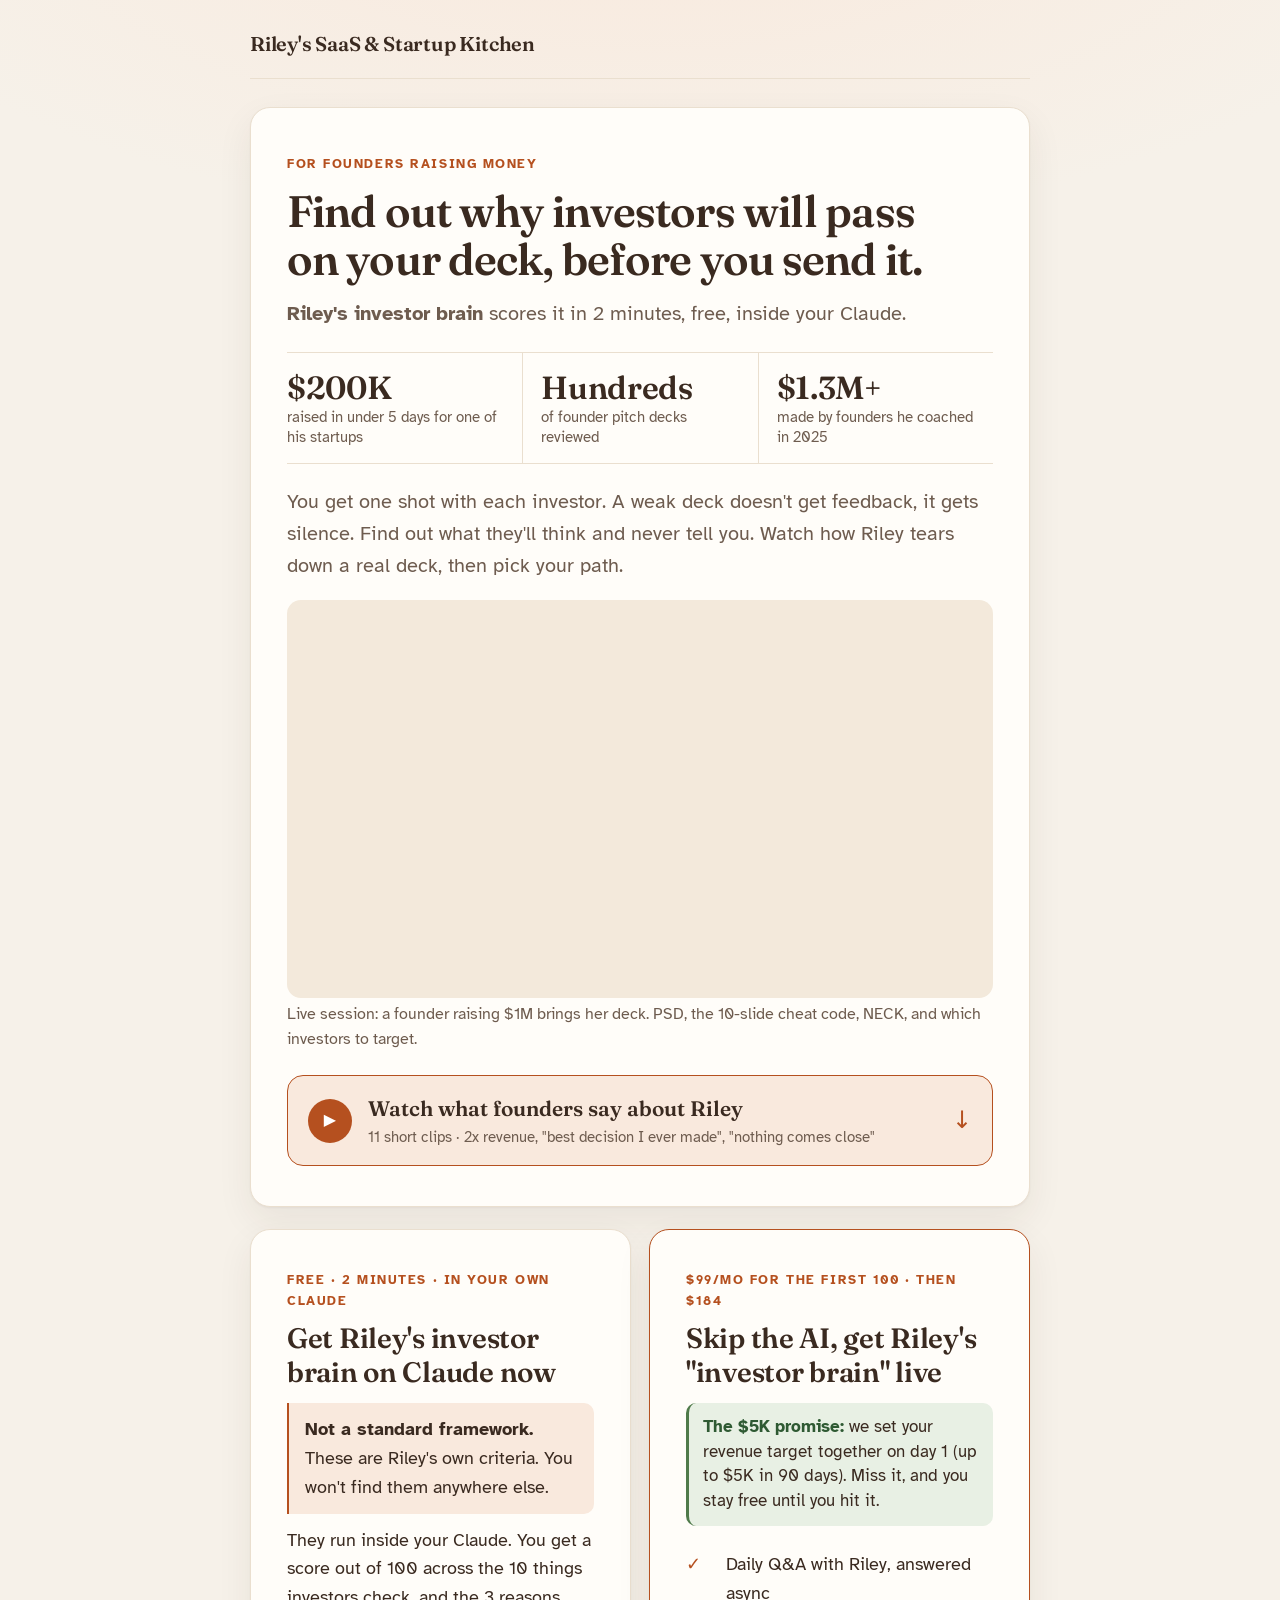
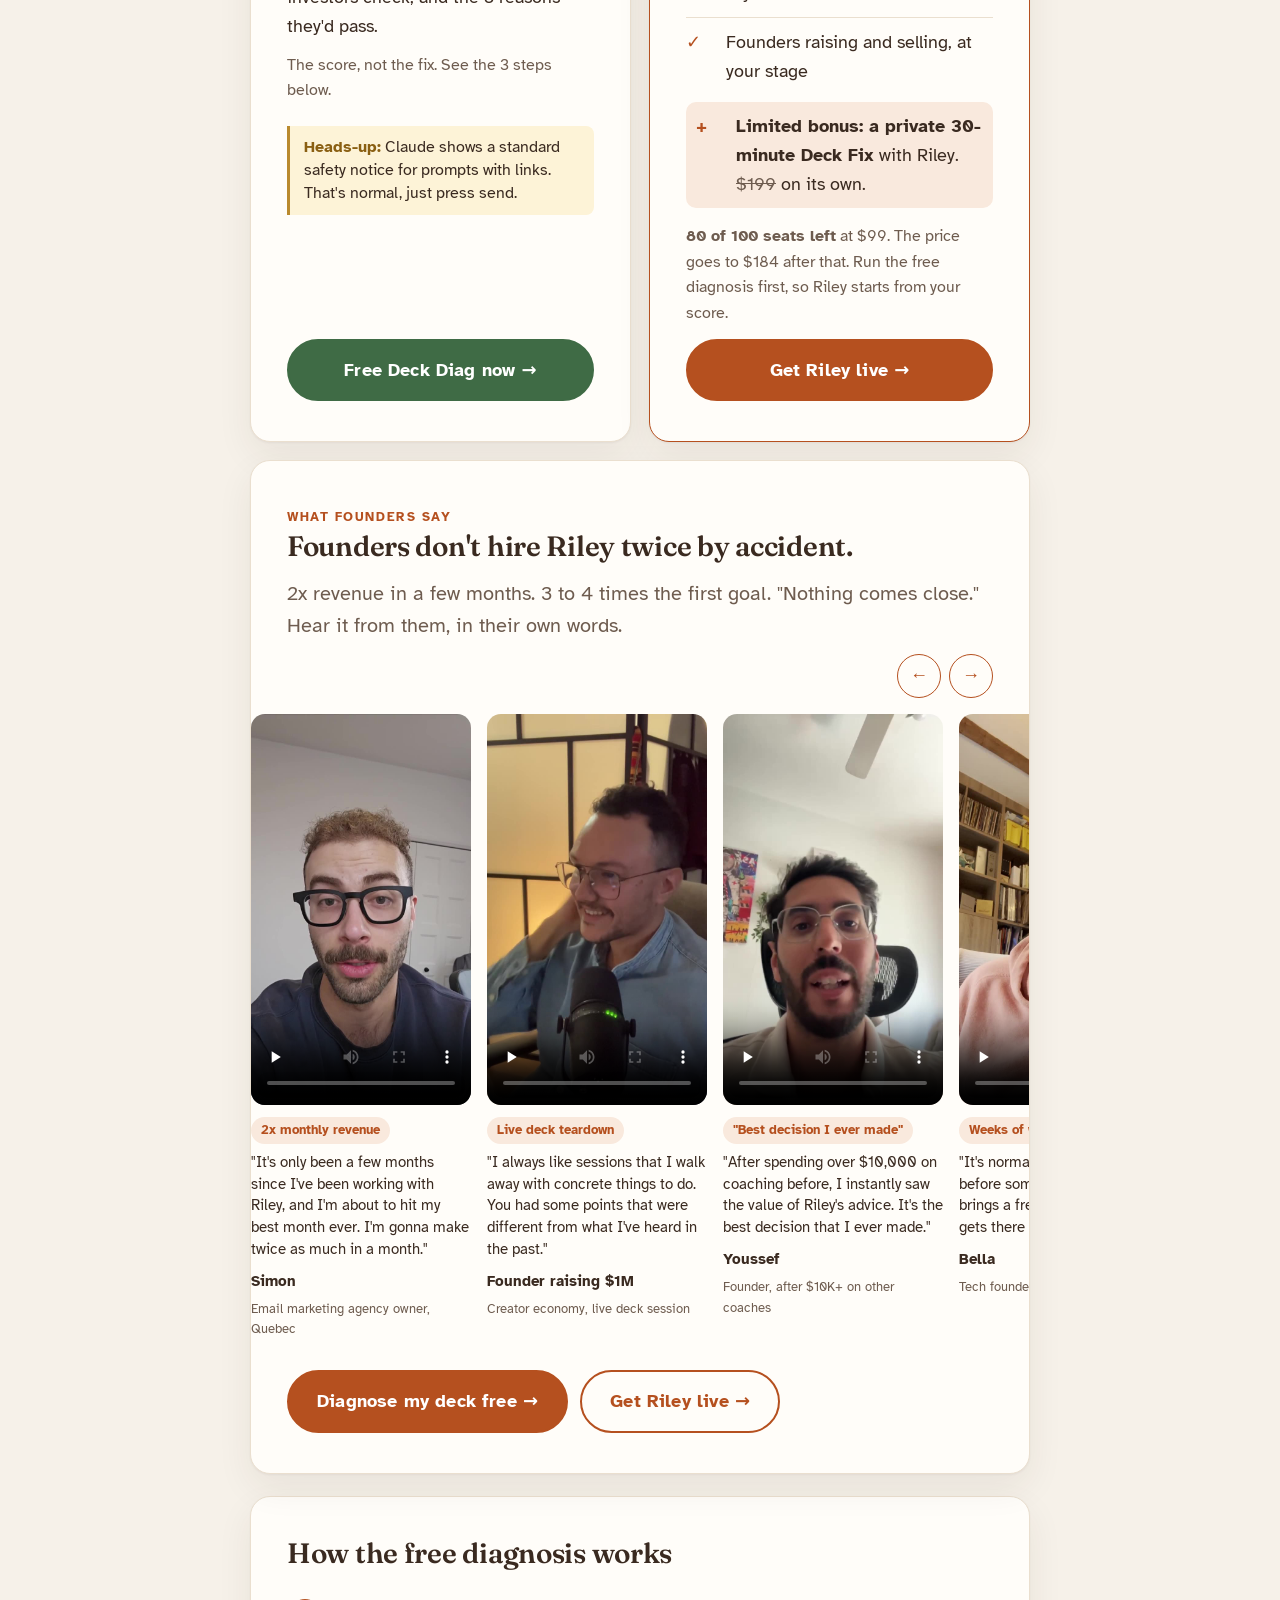
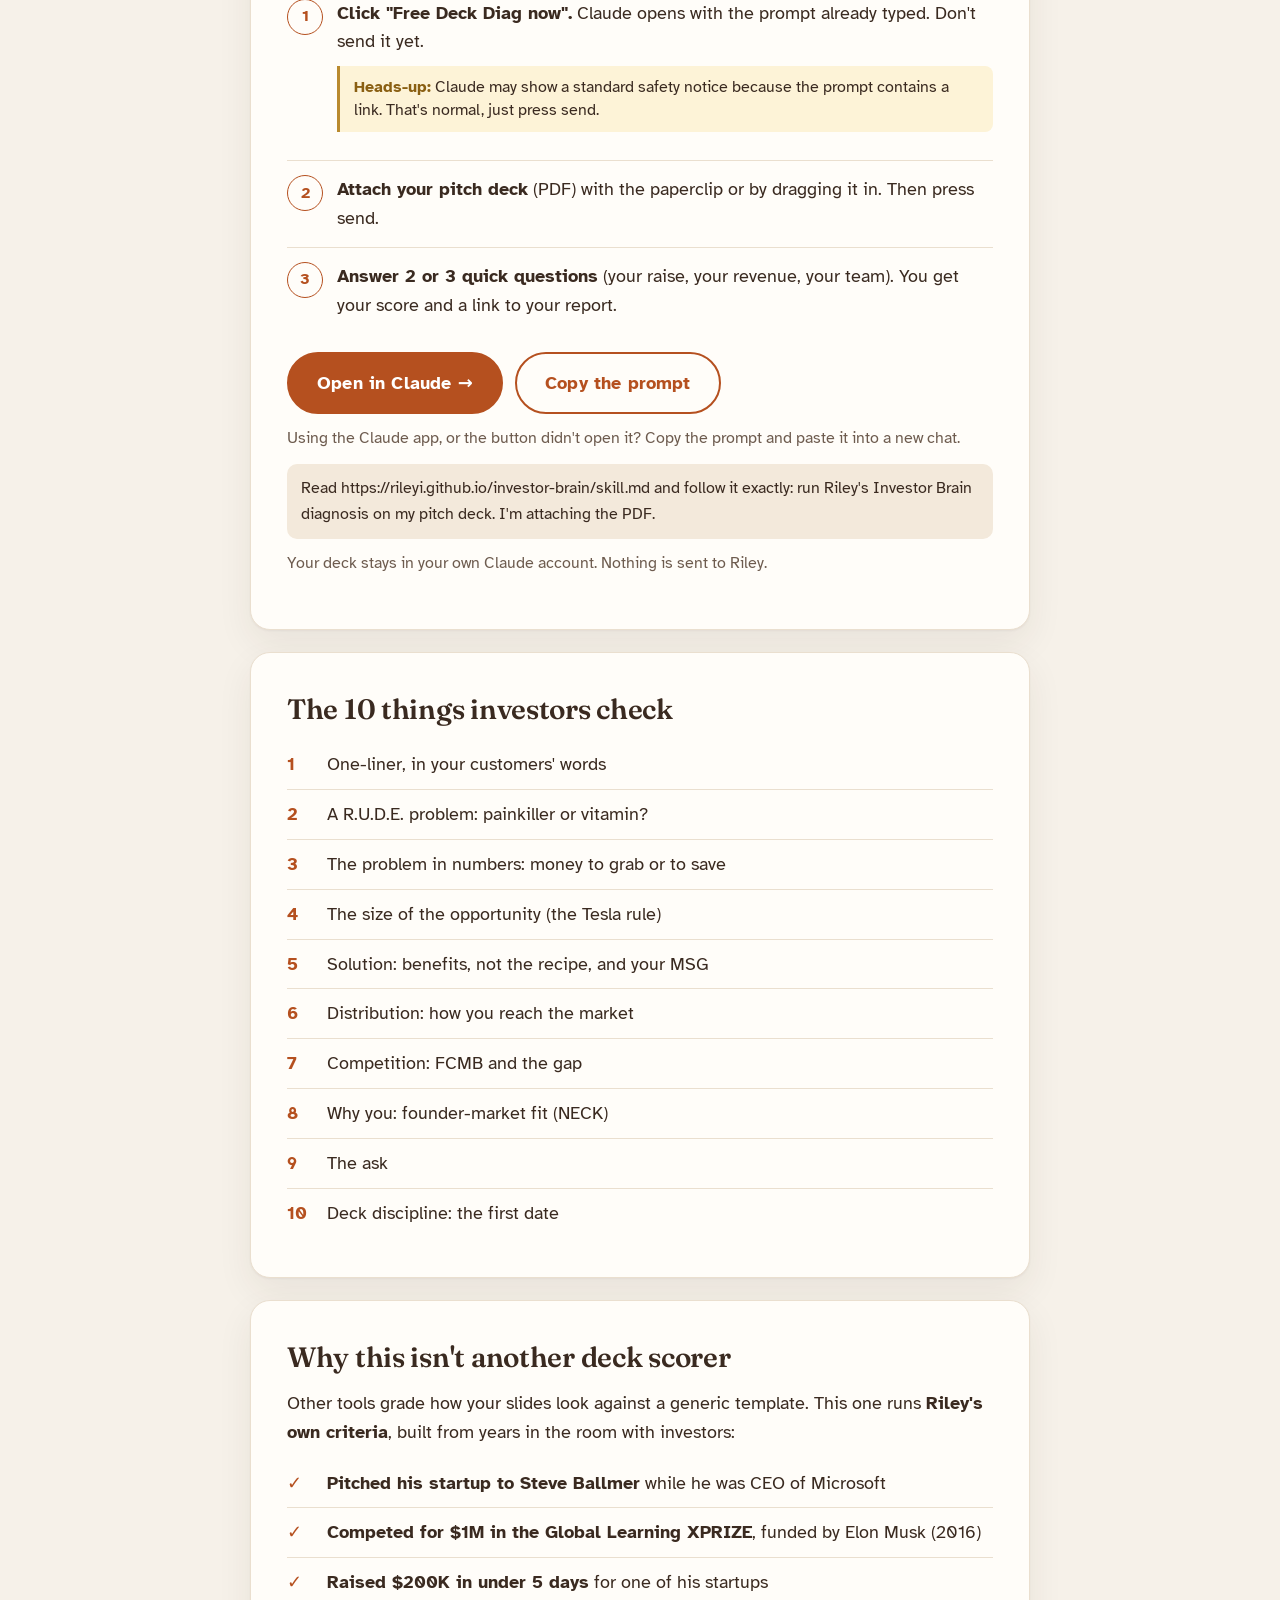
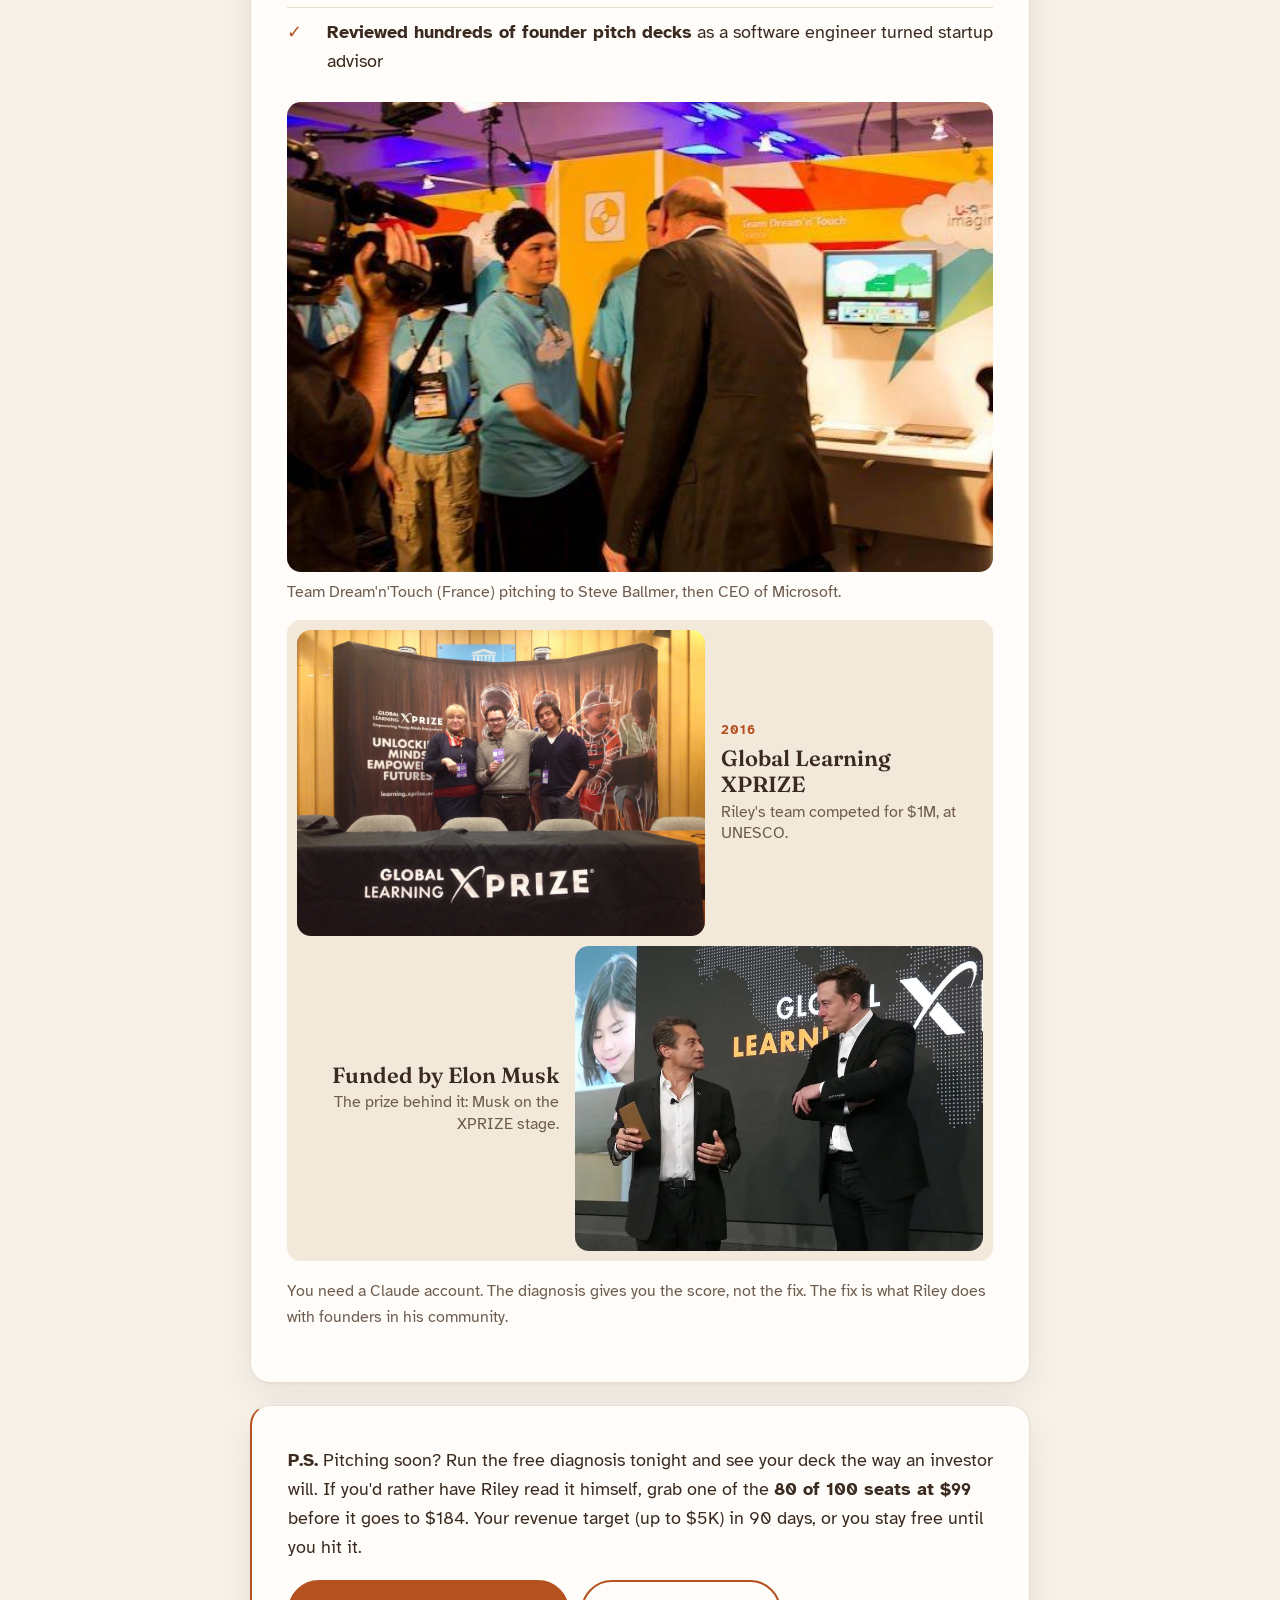
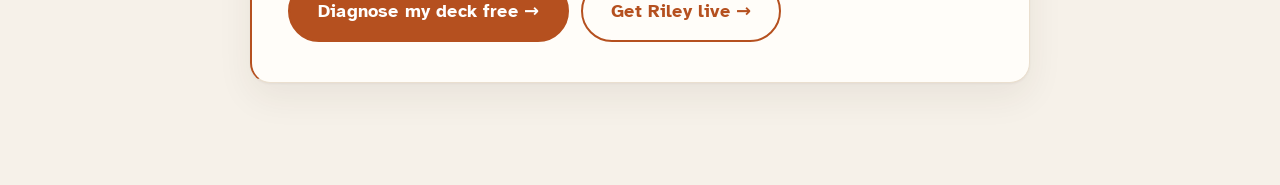
<file: index.html>
<!doctype html>
<html lang="en">
<head>
<meta charset="utf-8">
<meta name="viewport" content="width=device-width, initial-scale=1">
<meta name="color-scheme" content="light">
<title>Investor Brain Diagnosis</title>
<meta name="description" content="Get an investor's brain on your pitch deck. Free, in 2 minutes, inside your own Claude.">
<meta property="og:type" content="website">
<meta property="og:title" content="Find out why investors will pass on your deck">
<meta property="og:description" content="Riley's investor brain scores your pitch deck on the 10 things investors check. Free, 2 minutes, inside your own Claude.">
<meta property="og:url" content="https://rileyi.github.io/investor-brain/">
<meta property="og:image" content="https://rileyi.github.io/investor-brain/og.jpg">
<meta property="og:image:width" content="1200">
<meta property="og:image:height" content="630">
<meta name="twitter:card" content="summary_large_image">
<meta name="twitter:title" content="Find out why investors will pass on your deck">
<meta name="twitter:description" content="Riley's investor brain scores your pitch deck on the 10 things investors check. Free, 2 minutes, inside your own Claude.">
<meta name="twitter:image" content="https://rileyi.github.io/investor-brain/og.jpg">
<link rel="preconnect" href="https://fonts.googleapis.com">
<link rel="stylesheet" href="https://fonts.googleapis.com/css2?family=Atkinson+Hyperlegible:wght@400;700&family=Fraunces:opsz,wght@9..144,500;9..144,600&display=swap">
<link rel="stylesheet" href="style.css?v=2">
<link rel="stylesheet" href="theme.css?v=6">
</head>
<body>
<main class="wrap">
  <div class="top">
    <div class="brand">Riley's SaaS &amp; Startup Kitchen</div>
  </div>

  <section class="card">
    <span class="tag">For founders raising money</span>
    <h1>Find out why investors will pass on your deck, before you send it.</h1>
    <p class="lede"><b>Riley's investor brain</b> scores it in 2 minutes, free, inside your Claude.</p>
    <ul class="proof">
      <li><b>$200K</b><span>raised in under 5 days for one of his startups</span></li>
      <li><b>Hundreds</b><span>of founder pitch decks reviewed</span></li>
      <li><b>$1.3M+</b><span>made by founders he coached in 2025</span></li>
    </ul>
    <p class="lede">You get one shot with each investor. A weak deck doesn't get feedback, it gets silence. Find out what they'll think and never tell you. Watch how Riley tears down a real deck, then pick your path.</p>
    <div class="video" id="teardown">The live deck teardown video is coming soon.</div>
    <p class="small">Live session: a founder raising $1M brings her deck. PSD, the 10-slide cheat code, NECK, and which investors to target.</p>
    <a class="anchor" href="#proof"><span class="play">▶</span><span><b>Watch what founders say about Riley</b><small>11 short clips · 2x revenue, "best decision I ever made", "nothing comes close"</small></span><span class="arrow">↓</span></a>
  </section>

  <div class="paths">
    <section class="card path">
      <span class="tag">Free · 2 minutes · in your own Claude</span>
      <h2>Get Riley's investor brain on Claude now</h2>
      <p class="callout"><b>Not a standard framework.</b> These are Riley's own criteria. You won't find them anywhere else.</p>
      <p>They run inside your Claude. You get a score out of 100 across the 10 things investors check, and the 3 reasons they'd pass.</p>
      <p class="small">The score, not the fix. See the 3 steps below.</p>
      <p class="note"><b>Heads-up:</b> Claude shows a standard safety notice for prompts with links. That's normal, just press send.</p>
      <a class="btn free" id="open" href="#" target="_blank" rel="noopener">Free Deck Diag now →</a>
    </section>
    <section class="card path live">
      <span class="tag">$99/mo for the first 100 · then $184</span>
      <h2>Skip the AI, get Riley's "investor brain" live</h2>
      <p class="promise"><b>The $5K promise:</b> we set your revenue target together on day 1 (up to $5K in 90 days). Miss it, and you stay free until you hit it.</p>
      <ul class="rows">
        <li><span class="n">✓</span><span>Daily Q&amp;A with Riley, answered async</span></li>
        <li><span class="n">✓</span><span>Founders raising and selling, at your stage</span></li>
        <li class="bonus"><span class="n">+</span><span><b>Limited bonus: a private 30-minute Deck Fix</b> with Riley. <span class="strike">$199</span> on its own.</span></li>
      </ul>
      <p class="small"><b><span class="seats">80 of 100</span> seats left</b> at $99. The price goes to $184 after that. Run the free diagnosis first, so Riley starts from your score.</p>
      <a class="btn" id="skool" href="#" target="_blank" rel="noopener">Get Riley live →</a>
    </section>
  </div>


  <section class="card proof-reel" id="proof">
    <span class="tag">What founders say</span>
    <h2>Founders don't hire Riley twice by accident.</h2>
    <p class="lede">2x revenue in a few months. 3 to 4 times the first goal. "Nothing comes close." Hear it from them, in their own words.</p>
    <div class="reel-nav"><button type="button" class="prev" aria-label="Previous clips">←</button><button type="button" class="next" aria-label="Next clips">→</button></div>
    <ul class="reel">
      <li class="clip">
        <video src="clips/simon-2x.mp4" poster="clips/simon-2x.jpg" controls playsinline preload="none"><track kind="captions" src="clips/simon-2x.vtt" srclang="en" label="English" default></video>
        <span class="result">2x monthly revenue</span>
        <p>"It's only been a few months since I've been working with Riley, and I'm about to hit my best month ever. I'm gonna make twice as much in a month."</p>
        <b>Simon</b><small>Email marketing agency owner, Quebec</small>
      </li>
      <li class="clip">
        <video src="clips/hylee.mp4" poster="clips/hylee.jpg" controls playsinline preload="none"><track kind="captions" src="clips/hylee.vtt" srclang="en" label="English" default></video>
        <span class="result">Live deck teardown</span>
        <p>"I always like sessions that I walk away with concrete things to do. You had some points that were different from what I've heard in the past."</p>
        <b>Founder raising $1M</b><small>Creator economy, live deck session</small>
      </li>
      <li class="clip">
        <video src="clips/youssef.mp4" poster="clips/youssef.jpg" controls playsinline preload="none"><track kind="captions" src="clips/youssef.vtt" srclang="en" label="English" default></video>
        <span class="result">"Best decision I ever made"</span>
        <p>"After spending over $10,000 on coaching before, I instantly saw the value of Riley's advice. It's the best decision that I ever made."</p>
        <b>Youssef</b><small>Founder, after $10K+ on other coaches</small>
      </li>
      <li class="clip">
        <video src="bella.mp4" poster="bella.jpg" controls playsinline preload="none"><track kind="captions" src="bella.vtt" srclang="en" label="English" default></video>
        <span class="result">Weeks of work in hours</span>
        <p>"It's normally three, four weeks before someone you've hired brings a fresh perspective. Riley gets there in a few hours."</p>
        <b>Bella</b><small>Tech founder and product leader</small>
      </li>
      <li class="clip">
        <video src="clips/deckcall.mp4" poster="clips/deckcall.jpg" controls playsinline preload="none"><track kind="captions" src="clips/deckcall.vtt" srclang="en" label="English" default></video>
        <span class="result">Live deck call</span>
        <p>"All the directions you provide, all the strategies and advice I can use to get started: it's pretty helpful."</p>
        <b>Founder, pitch deck call</b><small>Pre-seed startup, live session</small>
      </li>
      <li class="clip">
        <video src="clips/oliver.mp4" poster="clips/oliver.jpg" controls playsinline preload="none"><track kind="captions" src="clips/oliver.vtt" srclang="en" label="English" default></video>
        <span class="result">3 to 4x his first goal</span>
        <p>"On the first month, we set some goals. And we did something like three or four times that goal."</p>
        <b>Oliver</b><small>Exited founder, Agence Ricochet</small>
      </li>
      <li class="clip">
        <video src="clips/simon-close.mp4" poster="clips/simon-close.jpg" controls playsinline preload="none"><track kind="captions" src="clips/simon-close.vtt" srclang="en" label="English" default></video>
        <span class="result">"Nothing comes close"</span>
        <p>"I've probably invested in six, seven, eight different coaching programs. Nothing comes close to what Riley has to offer."</p>
        <b>Simon</b><small>Agency owner, 6 to 8 programs before</small>
      </li>
      <li class="clip">
        <video src="clips/tim.mp4" poster="clips/tim.jpg" controls playsinline preload="none"><track kind="captions" src="clips/tim.vtt" srclang="en" label="English" default></video>
        <span class="result">Problem clarified, product shipped</span>
        <p>"Riley was amazing at really trying to clarify the problem that I was trying to solve."</p>
        <b>Tim Beattie</b><small>Co-founder and CEO, Stellafai</small>
      </li>
      <li class="clip">
        <video src="clips/noel.mp4" poster="clips/noel.jpg" controls playsinline preload="none"><track kind="captions" src="clips/noel.vtt" srclang="en" label="English" default></video>
        <span class="result">"I wouldn't be here without him"</span>
        <p>"Riley has been a huge hand in that. I wouldn't be able to be here if it wasn't for him."</p>
        <b>Noel</b><small>Founder, service business</small>
      </li>
      <li class="clip">
        <video src="clips/samuel.mp4" poster="clips/samuel.jpg" controls playsinline preload="none"><track kind="captions" src="clips/samuel.vtt" srclang="en" label="English" default></video>
        <span class="result">"A beast, a legend"</span>
        <p>"If you doubt, don't. This guy, he's a beast, a legend. Go for it."</p>
        <b>Samuel</b><small>Founder</small>
      </li>
      <li class="clip">
        <video src="clips/orel.mp4" poster="clips/orel.jpg" controls playsinline preload="none"><track kind="captions" src="clips/orel.vtt" srclang="en" label="English" default></video>
        <span class="result">"You will not regret it"</span>
        <p>"You can stop thinking. You will not regret it."</p>
        <b>Orel</b><small>Founder</small>
      </li>
    </ul>
    <div class="actions">
      <a class="btn" id="open4" href="#" target="_blank" rel="noopener">Diagnose my deck free →</a>
      <a class="btn ghost" id="skool3" href="#" target="_blank" rel="noopener">Get Riley live →</a>
    </div>
  </section>

  <section class="card" id="steps">
    <h2>How the free diagnosis works</h2>
    <ol class="steps">
      <li><div><b>Click "Free Deck Diag now".</b> Claude opens with the prompt already typed. Don't send it yet. <span class="note"><b>Heads-up:</b> Claude may show a standard safety notice because the prompt contains a link. That's normal, just press send.</span></div></li>
      <li><div><b>Attach your pitch deck</b> (PDF) with the paperclip or by dragging it in. Then press send.</div></li>
      <li><div><b>Answer 2 or 3 quick questions</b> (your raise, your revenue, your team). You get your score and a link to your report.</div></li>
    </ol>
    <div class="actions">
      <a class="btn" id="open2" href="#" target="_blank" rel="noopener">Open in Claude →</a>
      <button class="btn ghost" id="copy" type="button">Copy the prompt</button>
    </div>
    <p class="small" style="margin-top:12px">Using the Claude app, or the button didn't open it? Copy the prompt and paste it into a new chat.</p>
    <div class="prompt" id="prompt"></div>
    <p class="small" style="margin-top:12px">Your deck stays in your own Claude account. Nothing is sent to Riley.</p>
  </section>

  <section class="card">
    <h2>The 10 things investors check</h2>
    <ul class="rows">
      <li><span class="n">1</span><span>One-liner, in your customers' words</span></li>
      <li><span class="n">2</span><span>A R.U.D.E. problem: painkiller or vitamin?</span></li>
      <li><span class="n">3</span><span>The problem in numbers: money to grab or to save</span></li>
      <li><span class="n">4</span><span>The size of the opportunity (the Tesla rule)</span></li>
      <li><span class="n">5</span><span>Solution: benefits, not the recipe, and your MSG</span></li>
      <li><span class="n">6</span><span>Distribution: how you reach the market</span></li>
      <li><span class="n">7</span><span>Competition: FCMB and the gap</span></li>
      <li><span class="n">8</span><span>Why you: founder-market fit (NECK)</span></li>
      <li><span class="n">9</span><span>The ask</span></li>
      <li><span class="n">10</span><span>Deck discipline: the first date</span></li>
    </ul>
  </section>

  <section class="card">
    <h2>Why this isn't another deck scorer</h2>
    <p>Other tools grade how your slides look against a generic template. This one runs <b>Riley's own criteria</b>, built from years in the room with investors:</p>
    <ul class="rows">
      <li><span class="n">✓</span><span><b>Pitched his startup to Steve Ballmer</b> while he was CEO of Microsoft</span></li>
      <li><span class="n">✓</span><span><b>Competed for $1M in the Global Learning XPRIZE</b>, funded by Elon Musk (2016)</span></li>
      <li><span class="n">✓</span><span><b>Raised $200K in under 5 days</b> for one of his startups</span></li>
      <li><span class="n">✓</span><span><b>Reviewed hundreds of founder pitch decks</b> as a software engineer turned startup advisor</span></li>
    </ul>
    <div class="photos">
      <figure><div class="photo"><img src="ballmer.jpg" alt="Steve Ballmer, then CEO of Microsoft, shaking hands with Riley's team Dream'n'Touch at their demo stand"></div>
        <figcaption class="small">Team Dream'n'Touch (France) pitching to Steve Ballmer, then CEO of Microsoft.</figcaption></figure>
    </div>
    <figure class="xprize">
      <img class="a" src="xprize.jpg" alt="Riley's team standing at the Global Learning XPRIZE stand at UNESCO">
      <div class="t1"><span class="tag">2016</span><b>Global Learning XPRIZE</b><span>Riley's team competed for $1M, at UNESCO.</span></div>
      <div class="t2"><b>Funded by Elon Musk</b><span>The prize behind it: Musk on the XPRIZE stage.</span></div>
      <img class="b" src="musk.jpg" alt="Elon Musk on stage in front of the Global Learning XPRIZE logo">
    </figure>
    <p class="small">You need a Claude account. The diagnosis gives you the score, not the fix. The fix is what Riley does with founders in his community.</p>
  </section>

  <section class="card ps">
    <p><b>P.S.</b> Pitching soon? Run the free diagnosis tonight and see your deck the way an investor will. If you'd rather have Riley read it himself, grab one of the <b><span class="seats">80 of 100</span> seats at $99</b> before it goes to $184. Your revenue target (up to $5K) in 90 days, or you stay free until you hit it.</p>
    <div class="actions">
      <a class="btn" id="open3" href="#" target="_blank" rel="noopener">Diagnose my deck free →</a>
      <a class="btn ghost" id="skool2" href="#" target="_blank" rel="noopener">Get Riley live →</a>
    </div>
  </section>
</main>
<script src="config.js?v=6"></script>
<script>
  ["open", "open2", "open3", "open4"].forEach(function (id) { document.getElementById(id).href = DD.claudeLink(); });
  ["skool", "skool2", "skool3"].forEach(function (id) { document.getElementById(id).href = DD.skool; });
  DD.fillSeats();
  DD.trackClicks({ open: "diag-click/offer", open2: "diag-click/steps", open3: "diag-click/ps", open4: "diag-click/testimonials",
    copy: "diag-click/copy-prompt", skool: "skool-click/offer", skool2: "skool-click/ps", skool3: "skool-click/testimonials" });
  document.querySelector(".anchor").addEventListener("click", function () { DD.track("anchor/testimonials"); });
  var reel = document.querySelector(".reel");
  document.querySelector(".reel-nav .prev").onclick = function () { reel.scrollBy({ left: -reel.clientWidth * .8, behavior: "smooth" }); };
  document.querySelector(".reel-nav .next").onclick = function () { reel.scrollBy({ left: reel.clientWidth * .8, behavior: "smooth" }); };
  document.getElementById("prompt").textContent = DD.prompt();
  document.getElementById("copy").addEventListener("click", function () {
    var btn = this;
    navigator.clipboard.writeText(DD.prompt()).then(function () {
      btn.textContent = "Copied ✓";
      setTimeout(function () { btn.textContent = "Copy the prompt"; }, 1800);
    });
  });
  DD.youtube(document.getElementById("teardown"), DD.teardownId, "Live pitch deck teardown");
</script>
</body>
</html>
</file>
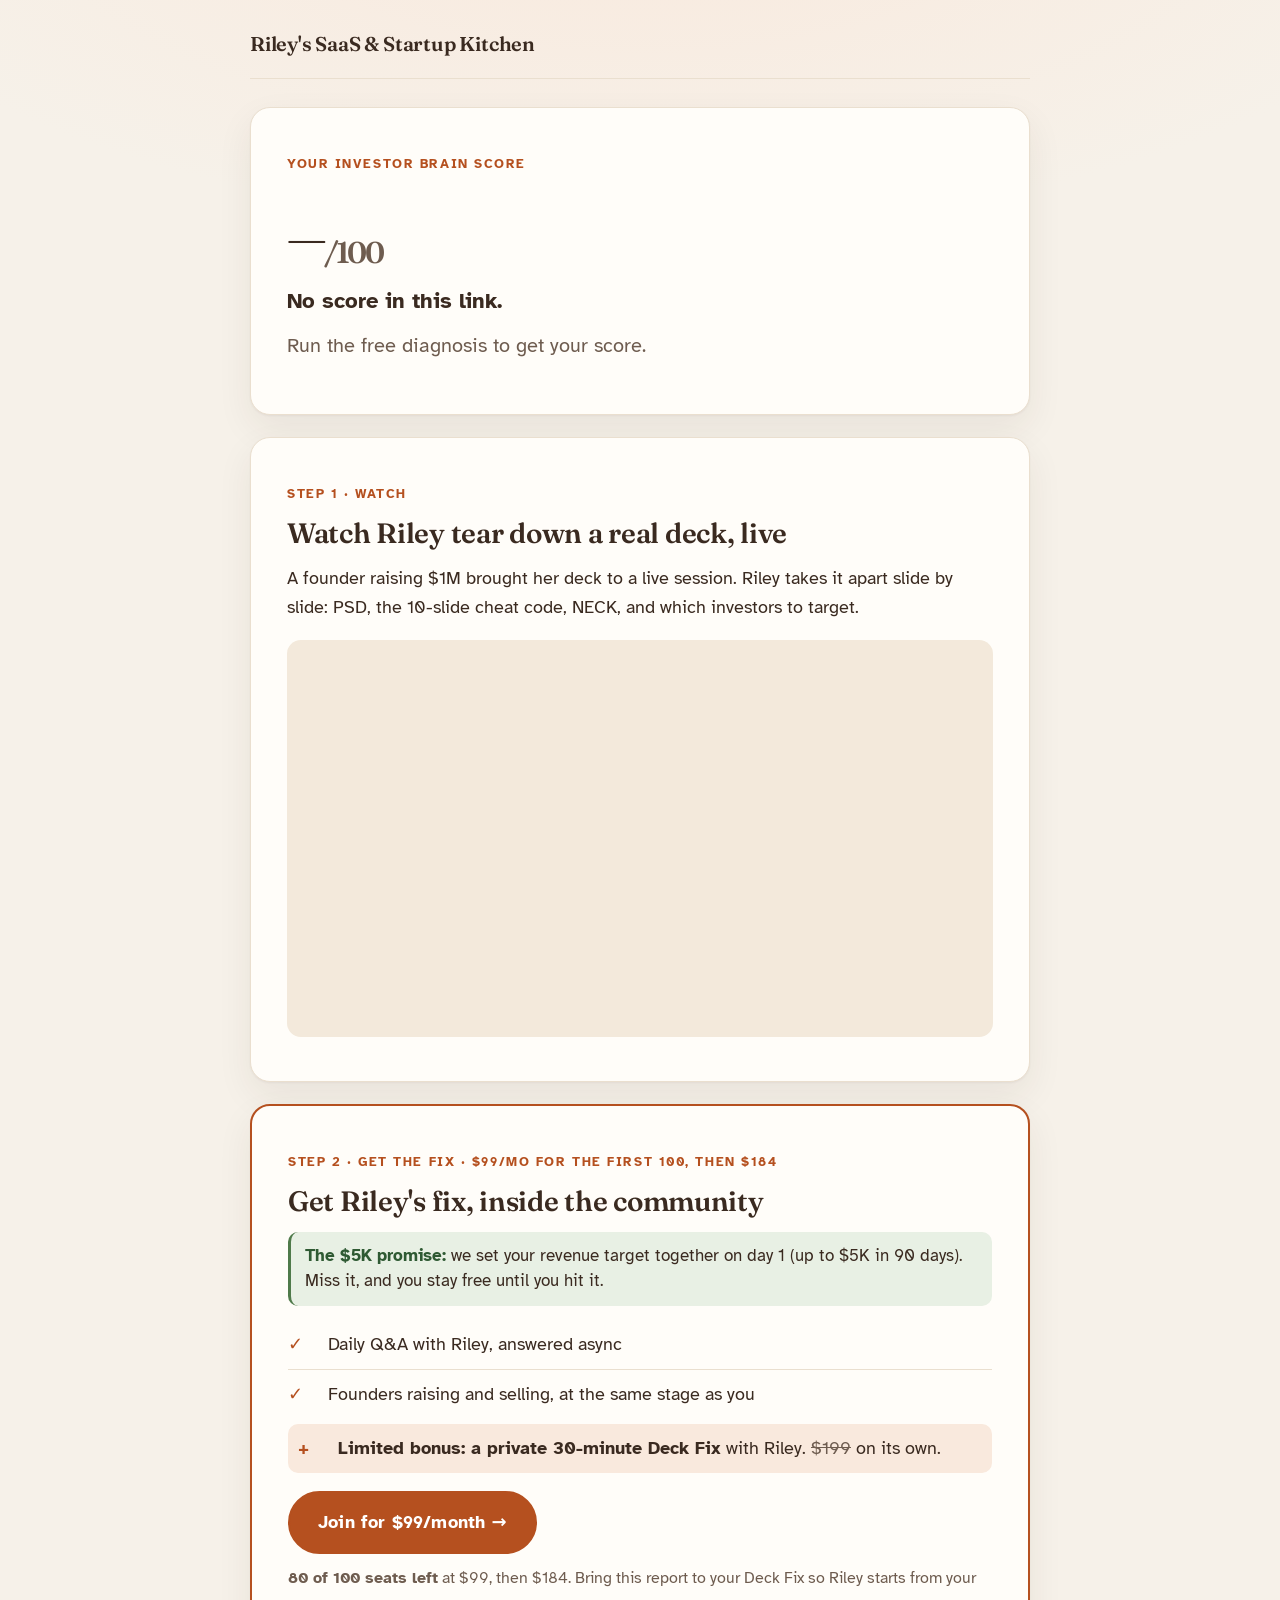
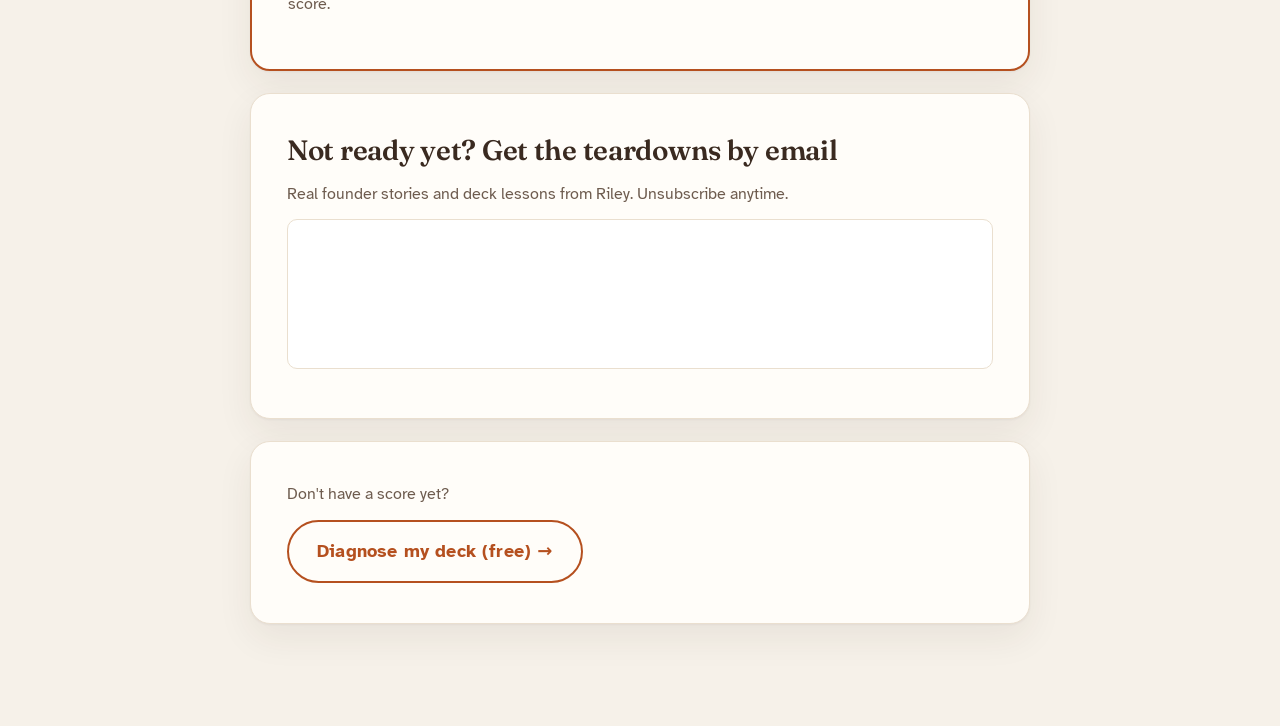
<file: report.html>
<!doctype html>
<html lang="en">
<head>
<meta charset="utf-8">
<meta name="viewport" content="width=device-width, initial-scale=1">
<meta name="color-scheme" content="light">
<title>Your Deck Report</title>
<meta name="description" content="Your Investor Brain pitch deck score, and how to get the fix.">
<meta name="robots" content="noindex">
<meta property="og:type" content="website">
<meta property="og:title" content="Your Investor Brain score">
<meta property="og:description" content="See where your pitch deck loses investors, and how to get the fix.">
<meta property="og:url" content="https://rileyi.github.io/investor-brain/report.html">
<meta property="og:image" content="https://rileyi.github.io/investor-brain/og.jpg">
<meta property="og:image:width" content="1200">
<meta property="og:image:height" content="630">
<meta name="twitter:card" content="summary_large_image">
<meta name="twitter:title" content="Your Investor Brain score">
<meta name="twitter:description" content="See where your pitch deck loses investors, and how to get the fix.">
<meta name="twitter:image" content="https://rileyi.github.io/investor-brain/og.jpg">
<link rel="preconnect" href="https://fonts.googleapis.com">
<link rel="stylesheet" href="https://fonts.googleapis.com/css2?family=Atkinson+Hyperlegible:wght@400;700&family=Fraunces:opsz,wght@9..144,500;9..144,600&display=swap">
<link rel="stylesheet" href="style.css?v=2">
<link rel="stylesheet" href="theme.css?v=6">
</head>
<body>
<main class="wrap">
  <div class="top">
    <div class="brand">Riley's SaaS &amp; Startup Kitchen</div>
  </div>

  <section class="card" id="result">
    <span class="tag">Your Investor Brain score</span>
    <div class="score" style="margin-top:14px"><span id="total">–</span><small>/100</small></div>
    <div class="verdict" id="verdict"></div>
    <p class="croissants" id="croissants" hidden></p>
    <p class="lede" style="margin-top:12px" id="weakline"></p>
  </section>

  <section class="card" id="sections">
    <h2>Your 10 sections</h2>
    <div id="bars"></div>
  </section>

  <section class="card">
    <span class="tag">Step 1 · Watch</span>
    <h2 style="margin-top:10px">Watch Riley tear down a real deck, live</h2>
    <p>A founder raising $1M brought her deck to a live session. Riley takes it apart slide by slide: PSD, the 10-slide cheat code, NECK, and which investors to target.</p>
    <div class="video" id="teardown">The teardown video is coming soon.</div>
  </section>

  <section class="card" style="border:2px solid var(--orange)">
    <span class="tag">Step 2 · Get the fix · $99/mo for the first 100, then $184</span>
    <h2 style="margin-top:10px">Get Riley's fix, inside the community</h2>
    <p class="promise"><b>The $5K promise:</b> we set your revenue target together on day 1 (up to $5K in 90 days). Miss it, and you stay free until you hit it.</p>
    <ul class="rows">
      <li><span class="n">✓</span><span>Daily Q&amp;A with Riley, answered async</span></li>
      
      <li><span class="n">✓</span><span>Founders raising and selling, at the same stage as you</span></li>
      <li class="bonus"><span class="n">+</span><span><b>Limited bonus: a private 30-minute Deck Fix</b> with Riley. <span class="strike">$199</span> on its own.</span></li>
    </ul>
    <div class="actions">
      <a class="btn" id="skool" href="#" target="_blank" rel="noopener">Join for $99/month →</a>
    </div>
    <p class="small" style="margin-top:12px"><b><span class="seats">80 of 100</span> seats left</b> at $99, then $184. Bring this report to your Deck Fix so Riley starts from your score.</p>
  </section>

  <section class="card">
    <h2>Not ready yet? Get the teardowns by email</h2>
    <p class="small">Real founder stories and deck lessons from Riley. Unsubscribe anytime.</p>
    <iframe class="substack" id="substack" title="Email signup" frameborder="0" scrolling="no"></iframe>
  </section>

  <section class="card">
    <p class="small">Don't have a score yet?</p>
    <a class="btn ghost" href="index.html">Diagnose my deck (free) →</a>
  </section>
</main>
<script src="config.js?v=6"></script>
<script>
  var NAMES = {
    oneliner: "One-liner", rude: "Problem: R.U.D.E. + painkiller", numbers: "Problem in numbers",
    market: "Size of the opportunity", solution: "Solution: benefits + MSG", distribution: "Distribution",
    competition: "Competition: FCMB + the gap", founder: "Why you: founder-market fit", ask: "The ask", deck: "Deck discipline"
  };
  var ORDER = Object.keys(NAMES);
  var q = new URLSearchParams(location.search);
  var clamp = function (n, max) { n = parseInt(n, 10); return isNaN(n) ? null : Math.max(0, Math.min(max, n)); };
  var parts = (q.get("p") || "").split(",").map(function (x) { return clamp(x, 10); });
  if (parts.length !== 10 || parts.indexOf(null) !== -1) parts = null;
  var total = clamp(q.get("s"), 100);
  if (total === null && parts) total = parts.reduce(function (a, b) { return a + b; }, 0);
  var weak = ORDER.indexOf(q.get("w")) !== -1 ? q.get("w") : null;
  if (!weak && parts) weak = ORDER[parts.indexOf(Math.min.apply(null, parts))];
  var $ = function (id) { return document.getElementById(id); };

  $("skool").href = DD.skool;
  DD.fillSeats();
  DD.trackClicks({ skool: "skool-click/report" });
  if (total !== null) {
    DD.track("report/opened");
    DD.track("report/score-" + (total < 50 ? "under-50" : total < 75 ? "50-74" : "75-plus"));
    DD.track("report/croissants-" + (clamp(q.get("c"), 3) || 0));
    if (weak) DD.track("report/weakest-" + weak);
  }
  $("substack").src = DD.substack + "/embed";
  if (total === null) {
    $("verdict").textContent = "No score in this link.";
    $("weakline").textContent = "Run the free diagnosis to get your score.";
    $("sections").hidden = true;
  } else {
    $("total").textContent = total;
    $("total").parentNode.classList.add(total < 50 ? "low" : total < 75 ? "mid" : "high");
    $("verdict").textContent = total < 50 ? "An investor would most likely pass at this stage."
      : total < 75 ? "You might get a second meeting, but these gaps will come up."
      : "Investor-ready. The details will decide the meeting.";
    var c = clamp(q.get("c"), 3);
    if (c) { $("croissants").hidden = false; $("croissants").innerHTML = "<b>Revenue bonus: " + "🥐".repeat(c) + "</b> You sold the croissant before baking it. Investors love that."; }
    if (weak) $("weakline").innerHTML = "Where you lose investors most: <b>" + NAMES[weak] + "</b>.";
    $("sections").hidden = !parts;
    if (parts) $("bars").innerHTML = ORDER.map(function (k, n) {
      var lvl = parts[n] <= 3 ? " low" : parts[n] <= 6 ? " mid" : " high";
      return '<div class="bar' + lvl + (k === weak ? " weak" : "") + '"><span>' + (n + 1) + ". " + NAMES[k] +
        '</span><span class="v">' + parts[n] + '/10</span><div class="track"><div class="fill" style="width:' + parts[n] * 10 + '%"></div></div></div>';
    }).join("");
  }
  DD.youtube(document.getElementById("teardown"), DD.teardownId, "Live pitch deck teardown");
</script>
</body>
</html>
</file>
<file: style.css>
/* Flat white card, hairline rows, grey tags, orange = interactive. Atkinson Hyperlegible for legibility. */
:root {
  --bg: #f4f4f2; --card: #ffffff; --ink: #111111; --muted: #4a4a4a; --line: #dddddd;
  --tag: #ececec; --orange: #d9480f; --orange-ink: #ffffff; --soft: #fff1e8;
  --red: #b42318; --amber: #8a5a00; --green: #1d6b3a;
}
* { box-sizing: border-box; }
body {
  margin: 0; background: var(--bg); color: var(--ink);
  font: 19px/1.55 "Atkinson Hyperlegible", system-ui, sans-serif; letter-spacing: .01em;
}
em, i { font-style: normal; }
.wrap { max-width: 760px; margin: 0 auto; padding: 20px 16px 60px; }
.top { display: flex; justify-content: space-between; align-items: center; margin-bottom: 18px; }
.brand { font-weight: 700; font-size: 17px; }
.card { background: var(--card); border: 1px solid var(--line); border-radius: 14px; padding: 28px 24px; margin-bottom: 18px; }
h1 { font-size: 38px; line-height: 1.15; margin: 6px 0 12px; }
h2 { font-size: 24px; margin: 0 0 12px; }
p { margin: 0 0 12px; }
.lede { font-size: 21px; color: var(--muted); }
.tag { display: inline-block; background: var(--tag); color: var(--ink); border-radius: 6px; padding: 2px 10px; font-size: 15px; font-weight: 700; }
.video { position: relative; aspect-ratio: 16/9; background: var(--tag); border-radius: 10px; overflow: hidden; margin: 18px 0 4px;
  display: flex; align-items: center; justify-content: center; text-align: center; color: var(--muted); font-size: 17px; padding: 16px; }
.video iframe { position: absolute; inset: 0; width: 100%; height: 100%; border: 0; }
ol.steps { list-style: none; padding: 0; margin: 0; counter-reset: s; }
ol.steps li { counter-increment: s; display: flex; gap: 14px; padding: 14px 0; border-top: 1px solid var(--line); }
ol.steps li:first-child { border-top: 0; }
ol.steps li::before { content: counter(s); flex: 0 0 34px; height: 34px; border-radius: 50%; background: var(--ink); color: var(--card);
  font-weight: 700; display: flex; align-items: center; justify-content: center; }
.btn { display: inline-block; text-decoration: none; text-align: center; font: inherit; font-weight: 700; font-size: 20px; cursor: pointer;
  padding: 14px 26px; border-radius: 10px; background: var(--orange); color: var(--orange-ink); border: 2px solid var(--orange); }
.btn:hover, .btn:focus-visible { filter: brightness(1.08); outline: 3px solid var(--ink); outline-offset: 2px; }
.btn.ghost { background: transparent; color: var(--orange); }
.actions { display: flex; flex-wrap: wrap; gap: 12px; margin-top: 18px; }
.small { font-size: 16px; color: var(--muted); }
ul.proof { list-style: none; padding: 0; margin: 4px 0 18px; display: grid; grid-template-columns: repeat(3, 1fr); border-top: 1px solid var(--line); border-bottom: 1px solid var(--line); }
ul.proof li { padding: 12px 12px 12px 0; display: flex; flex-direction: column; }
ul.proof li + li { padding-left: 14px; border-left: 1px solid var(--line); }
ul.proof b { font-size: 26px; line-height: 1.2; }
ul.proof span { font-size: 15px; color: var(--muted); line-height: 1.35; }
.quote { margin: 14px 0 0; padding: 12px 16px; border-left: 4px solid var(--ink); background: var(--tag); border-radius: 0 8px 8px 0; font-size: 20px; font-weight: 700; }
.quote span { display: block; font-size: 15px; font-weight: 400; color: var(--muted); margin-top: 4px; }
@media (max-width: 520px) {
  ul.proof { grid-template-columns: 1fr; }
  ul.proof li, ul.proof li + li { padding: 10px 0; border-left: 0; flex-direction: row; gap: 10px; align-items: baseline; }
  ul.proof li + li { border-top: 1px solid var(--line); }
  ul.proof b { font-size: 22px; flex: 0 0 auto; }
}
.strike { text-decoration: line-through; color: var(--muted); }
.bonus { background: var(--soft); border-radius: 8px; padding: 10px !important; margin-top: 6px; border-top: 0 !important; }
.bonus .n { color: var(--orange); }
.ps { border-left: 4px solid var(--orange); }
.callout { background: var(--soft); border-left: 4px solid var(--orange); border-radius: 0 8px 8px 0; padding: 10px 14px; }
.photo { margin: 16px 0 8px; aspect-ratio: 3/2; background: var(--tag); border-radius: 10px; display: flex; align-items: center;
  justify-content: center; text-align: center; color: var(--muted); font-size: 17px; padding: 16px; overflow: hidden; }
.photo img { width: 100%; height: 100%; object-fit: cover; display: block; }
.photos { margin-bottom: 14px; }
.photos figure { margin: 0; }
.photos .photo { margin: 16px 0 8px; padding: 0; }
/* XPRIZE canvas: team photo top left, Musk bottom right, text in the empty corners */
.xprize { margin: 0 0 18px; display: grid; grid-template-columns: repeat(5, 1fr); gap: 10px;
  background: var(--tag); border-radius: 12px; padding: 10px; }
.xprize img { width: 100%; aspect-ratio: 4/3; object-fit: cover; border-radius: 8px; display: block; }
.xprize .a { grid-column: 1 / 4; grid-row: 1; }
.xprize .b { grid-column: 3 / 6; grid-row: 2; }
.xprize .t1 { grid-column: 4 / 6; grid-row: 1; align-self: center; }
.xprize .t2 { grid-column: 1 / 3; grid-row: 2; align-self: center; text-align: right; }
.xprize .t1, .xprize .t2 { display: flex; flex-direction: column; gap: 4px; padding: 6px; }
.xprize .t2 { align-items: flex-end; }
.xprize b { font-size: 22px; line-height: 1.2; }
.xprize span:not(.tag) { font-size: 16px; color: var(--muted); line-height: 1.35; }
.xprize .tag { align-self: flex-start; background: var(--card); }
@media (max-width: 520px) {
  .xprize b { font-size: 17px; }
  .xprize span:not(.tag) { font-size: 14px; }
}
.paths { display: grid; grid-template-columns: 1fr 1fr; gap: 18px; margin-bottom: 18px; }
.paths .card { margin-bottom: 0; display: flex; flex-direction: column; align-items: flex-start; }
.paths .card h2 { margin-top: 10px; }
.paths .card .btn { margin-top: auto; width: 100%; }
.paths .card ul.rows { margin-bottom: 16px; }
.path.live { border: 2px solid var(--orange); }
@media (max-width: 640px) { .paths { grid-template-columns: 1fr; } }
ul.rows { list-style: none; padding: 0; margin: 0; }
ul.rows li { padding: 10px 0; border-top: 1px solid var(--line); display: flex; gap: 12px; align-items: baseline; }
ul.rows li:first-child { border-top: 0; }
ul.rows .n { flex: 0 0 28px; font-weight: 700; color: var(--muted); }
.prompt { background: var(--tag); border-radius: 8px; padding: 12px 14px; font-size: 16px; word-break: break-word; margin-top: 10px; }
.score { font-size: 84px; font-weight: 700; line-height: 1; }
.score small { font-size: 30px; color: var(--muted); }
.verdict { font-size: 22px; font-weight: 700; margin-top: 8px; }
.bar { display: grid; grid-template-columns: 1fr 52px; gap: 4px 12px; align-items: center; padding: 10px 0; border-top: 1px solid var(--line); }
.bar:first-child { border-top: 0; }
.bar .track { grid-column: 1 / -1; height: 10px; background: var(--tag); border-radius: 5px; overflow: hidden; }
.bar .fill { height: 100%; background: var(--ink); }
.bar.weak { background: var(--soft); margin: 0 -12px; padding: 10px 12px; border-radius: 8px; }
.bar.weak .fill { background: var(--orange); }
.bar .v { text-align: right; font-weight: 700; }
.substack { width: 100%; height: 150px; border: 1px solid var(--line); border-radius: 10px; background: #fff; }
@media (max-width: 520px) {
  body { font-size: 18px; }
  h1 { font-size: 30px; }
  .card { padding: 22px 16px; }
  .btn { width: 100%; }
  .score { font-size: 68px; }
}
</file>
<file: theme.css>
/* Approved theme (Oct 27): warm ivory, dark-brown ink, burnt-sienna accent, Fraunces headlines, Atkinson body. Loaded after style.css. */
:root {
  --bg: #f6f1e9; --card: #fffdf9; --ink: #3a2a20; --muted: #6e5c4f; --line: #eadfcf;
  --tag: #f3e9db; --orange: #b5501f; --orange-ink: #ffffff; --soft: #f9e9dd;
  --low: #b5501f; --mid: #b98a2e; --high: #4f7a4a;
}
body { font-size: 18px; line-height: 1.6; letter-spacing: 0; }
h1, h2, .brand, ul.proof b, .score, .quote, .xprize b { font-family: "Fraunces", Georgia, serif; font-optical-sizing: auto; }
.wrap { max-width: 820px; padding: 28px 20px 80px; }
.top { margin-bottom: 28px; padding-bottom: 18px; border-bottom: 1px solid var(--line); }
.brand { font-size: 20px; font-weight: 600; letter-spacing: -.01em; }
.card { border-radius: 20px; padding: 40px 36px; margin-bottom: 22px;
  box-shadow: 0 1px 2px rgba(58,42,32,.05), 0 14px 36px rgba(58,42,32,.07); }
h1, h2 { text-wrap: balance; }
h1 { font-size: 44px; line-height: 1.1; font-weight: 600; letter-spacing: -.02em; margin: 10px 0 14px; }
h2 { font-size: 28px; line-height: 1.2; font-weight: 600; letter-spacing: -.01em; margin-bottom: 14px; }
.lede { font-size: 20px; }
.tag { background: transparent; padding: 0; border-radius: 0; color: var(--orange); font-size: 13px; font-weight: 700;
  letter-spacing: .12em; text-transform: uppercase; }
.btn { border-radius: 999px; font-size: 18px; padding: 15px 28px; letter-spacing: .01em; }
.btn:hover, .btn:focus-visible { filter: none; background: var(--ink); border-color: var(--ink); color: var(--card); outline: none; }
.btn.ghost:hover, .btn.ghost:focus-visible { background: var(--ink); color: var(--card); }
ul.proof { margin: 22px 0 22px; }
ul.proof li { padding: 16px 16px 16px 0; }
ul.proof li + li { padding-left: 18px; }
ul.proof b { font-size: 32px; font-weight: 600; letter-spacing: -.01em; }
.video { border-radius: 14px; }
.quote { background: transparent; border-left: 2px solid var(--orange); border-radius: 0; padding: 4px 0 4px 20px; margin-top: 22px;
  font-size: 24px; font-weight: 500; line-height: 1.35; }
.quote span { font-family: "Atkinson Hyperlegible", system-ui, sans-serif; font-size: 15px; }
.callout { border-left-width: 2px; border-radius: 0 10px 10px 0; padding: 12px 16px; }
.path.live { border: 1.5px solid var(--orange); }
.bonus { border-radius: 10px; }
ul.rows .n { color: var(--orange); }
ol.steps li::before { background: transparent; color: var(--orange); border: 1.5px solid var(--orange); font-size: 16px; }
.prompt { border-radius: 10px; }
.photo, .xprize, .xprize img { border-radius: 14px; }
.xprize { background: var(--tag); }
.xprize b { font-weight: 600; }
.xprize .tag { background: transparent; }
.ps { border-left: 2px solid var(--orange); }
.score { font-weight: 600; letter-spacing: -.03em; }
.bar .track { height: 8px; }
.bar.weak { border-radius: 10px; }
@media (max-width: 520px) {
  h1 { font-size: 30px; }
  h2 { font-size: 24px; }
  .card { padding: 26px 18px; }
  ul.proof b { font-size: 24px; }
  ul.proof li, ul.proof li + li { padding: 12px 0; }
  .quote { font-size: 20px; }
}
/* colour by score: low = sienna, middle = ochre, strong = green */
.bar.low .fill { background: var(--low); } .bar.mid .fill { background: var(--mid); } .bar.high .fill { background: var(--high); }
.bar.low .v { color: var(--low); } .bar.mid .v { color: var(--mid); } .bar.high .v { color: var(--high); }
.score.low { color: var(--low); } .score.mid { color: var(--mid); } .score.high { color: var(--high); }
.score small { color: var(--muted); }
body { background: radial-gradient(1200px 500px at 50% -120px, var(--soft), transparent 70%) no-repeat, var(--bg); }
/* Bella testimonial: portrait clip beside the quote */
.testimonial { display: flex; gap: 22px; align-items: center; margin-top: 24px; }
.testimonial video { flex: 0 0 180px; width: 180px; aspect-ratio: 9/16; object-fit: cover; border-radius: 14px; background: var(--tag); }
.testimonial .quote { margin-top: 0; }
@media (max-width: 520px) {
  .testimonial { flex-direction: column; align-items: stretch; }
  .testimonial video { width: 100%; flex-basis: auto; max-height: 460px; }
}
/* Anchor to the testimonials (under the main video) */
.anchor { display: flex; align-items: center; gap: 16px; margin-top: 22px; padding: 16px 20px; border-radius: 16px; text-decoration: none;
  color: var(--ink); background: var(--soft); border: 1.5px solid var(--orange); }
.anchor:hover, .anchor:focus-visible { background: var(--tag); }
.anchor .play { flex: 0 0 44px; height: 44px; border-radius: 50%; display: grid; place-items: center; background: var(--orange); color: var(--orange-ink); font-size: 16px; }
.anchor b { display: block; font-family: "Fraunces", Georgia, serif; font-size: 21px; font-weight: 600; }
.anchor small { display: block; font-size: 15px; color: var(--muted); }
.anchor .arrow { margin-left: auto; font-size: 24px; color: var(--orange); }
/* Testimonial carousel */
.proof-reel { position: relative; scroll-margin-top: 16px; }
.reel-nav { display: flex; gap: 8px; justify-content: flex-end; margin: 6px 0 12px; }
.reel-nav button { width: 44px; height: 44px; border-radius: 50%; border: 1.5px solid var(--orange); background: transparent; color: var(--orange); font-size: 18px; cursor: pointer; }
.reel-nav button:hover { background: var(--orange); color: var(--orange-ink); }
.reel { list-style: none; margin: 0 -36px; padding: 4px 36px 12px; display: flex; gap: 16px; overflow-x: auto; scroll-snap-type: x mandatory; scrollbar-width: thin; }
.clip { flex: 0 0 220px; scroll-snap-align: start; display: flex; flex-direction: column; gap: 6px; }
.clip video, .clip .ph { width: 220px; aspect-ratio: 9/16; border-radius: 14px; object-fit: cover; background: var(--tag); }
.clip .ph { display: flex; flex-direction: column; align-items: center; justify-content: center; text-align: center; color: var(--muted); font-size: 14px; border: 1px dashed var(--line); }
.clip .ph span { width: 48px; height: 48px; border-radius: 50%; display: grid; place-items: center; background: var(--card); color: var(--orange); margin-bottom: 8px; font-size: 16px; }
.clip .result { align-self: flex-start; margin-top: 6px; font-size: 13px; font-weight: 700; color: var(--orange); background: var(--soft); border-radius: 999px; padding: 3px 10px; }
.clip p { margin: 2px 0 2px; font-size: 15px; line-height: 1.45; }
.clip b { font-size: 15px; } .clip small { font-size: 13px; color: var(--muted); }
@media (max-width: 520px) {
  .reel { margin: 0 -18px; padding: 4px 18px 12px; }
  .clip { flex-basis: 200px; } .clip video, .clip .ph { width: 200px; }
  .anchor b { font-size: 18px; }
}
.croissants { margin: 12px 0 0; padding: 10px 14px; background: var(--soft); border-radius: 10px; font-size: 17px; }
.croissants b { margin-right: 6px; }
/* Free path button: deep green, so free and paid read as two different choices */
.btn.free { background: #3f6b45; border-color: #3f6b45; color: #ffffff; }
.btn.free:hover, .btn.free:focus-visible { background: var(--ink); border-color: var(--ink); color: var(--card); }
.note { display: block; margin: 10px 0 14px; padding: 10px 14px; font-size: 16px; line-height: 1.45; color: var(--ink);
  background: #fdf3d7; border-left: 3px solid #b98a2e; border-radius: 0 8px 8px 0; }
.note b { color: #8a5f12; }
.promise { margin: 0 0 14px; padding: 12px 14px; border-radius: 10px; background: #e8f0e4; border-left: 3px solid #4f7a4a; font-size: 17px; line-height: 1.45; }
.promise b { color: #2f5a33; }
</file>
